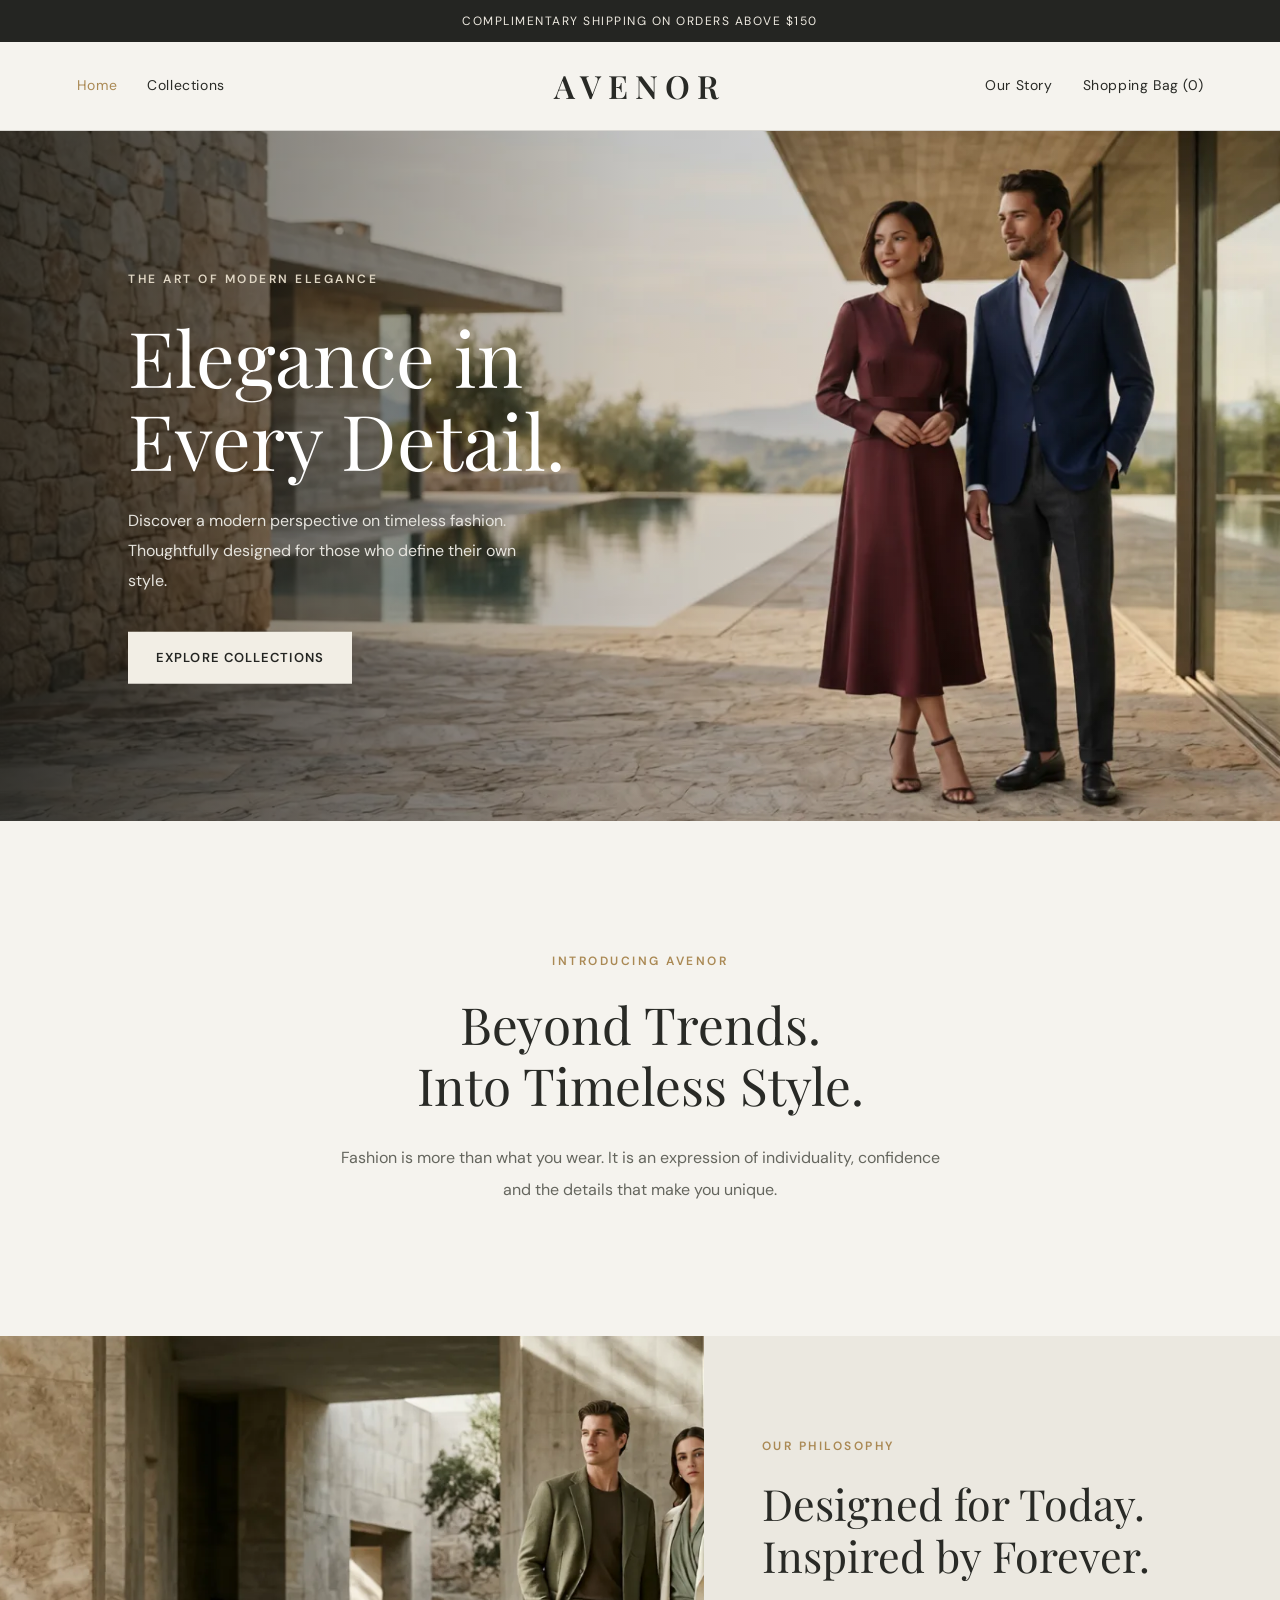
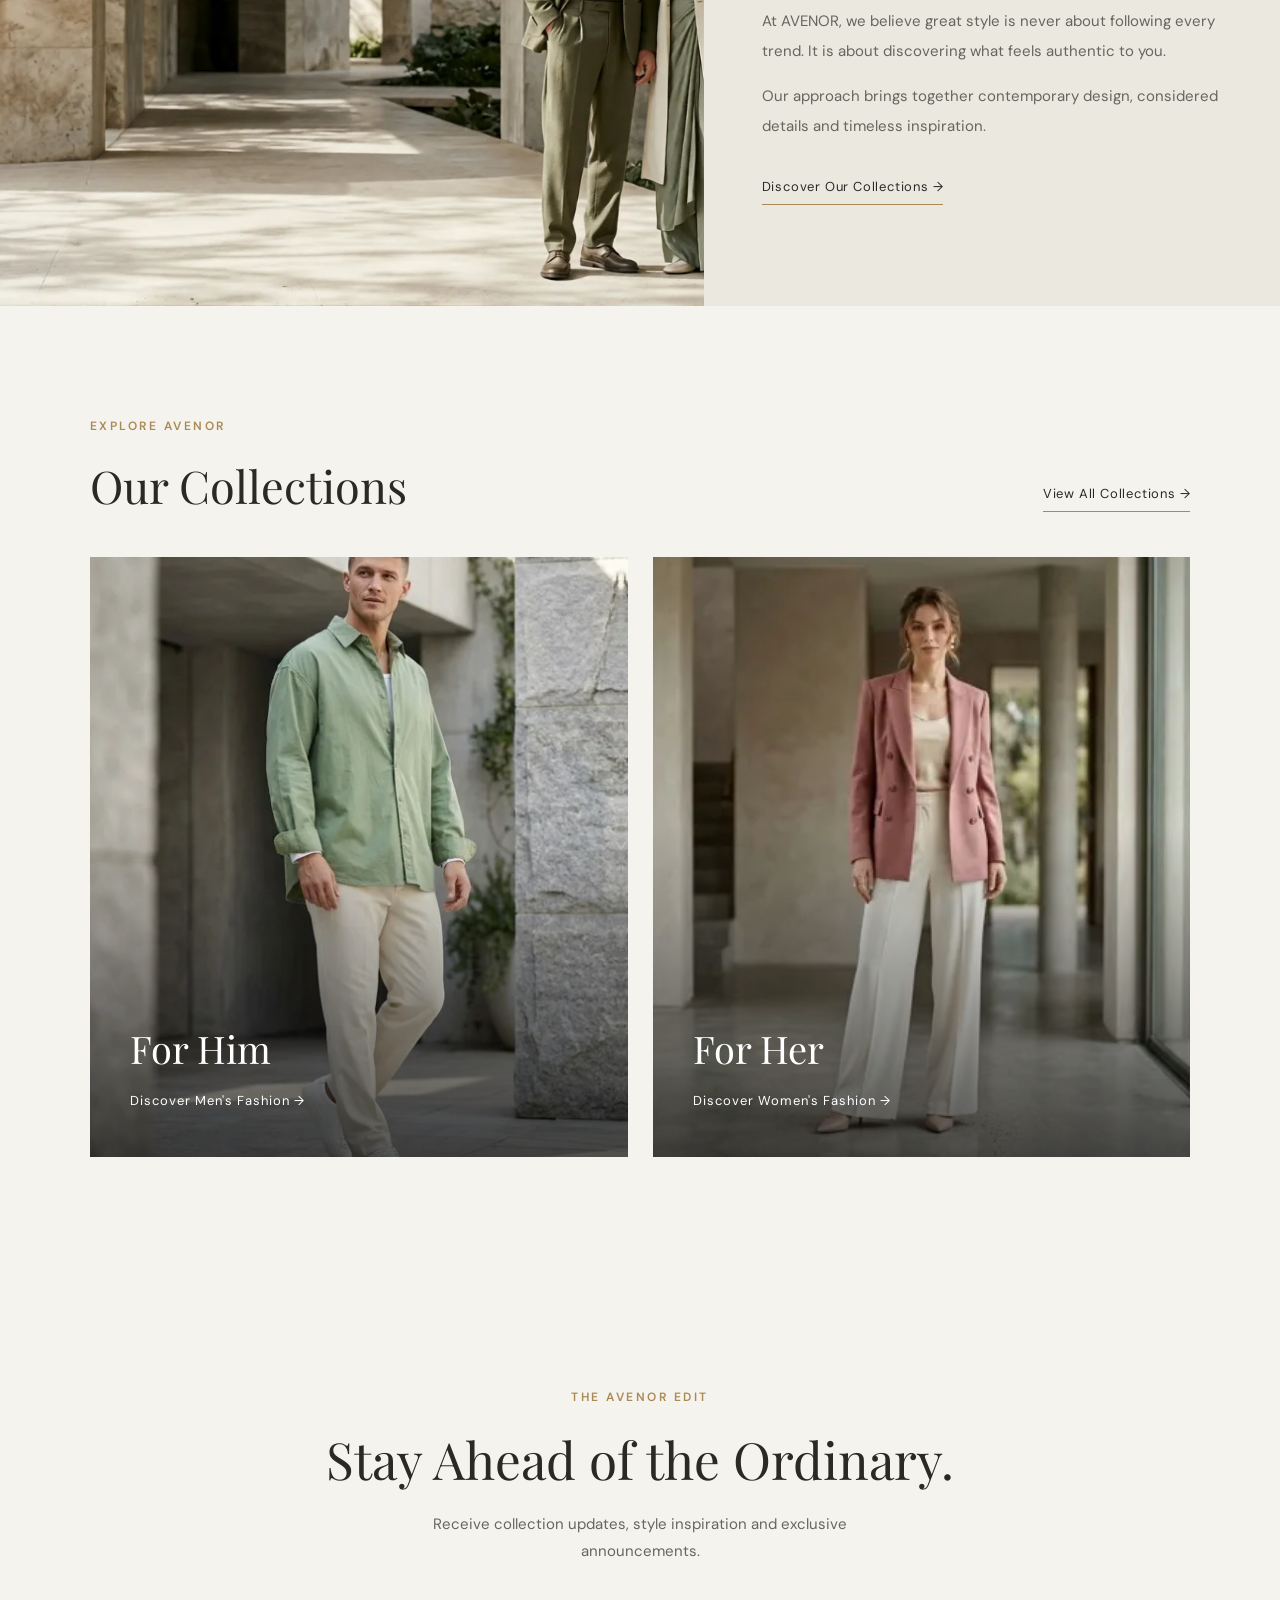
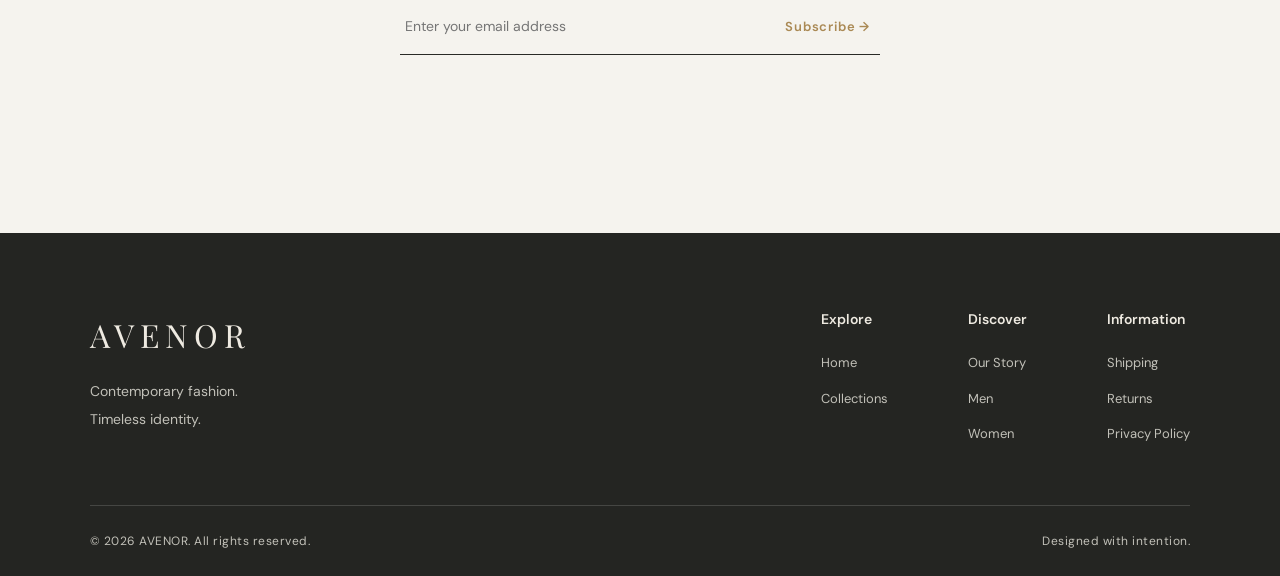
<file: index.html>
<!DOCTYPE html>
<html lang="en">

<head>
    <meta charset="UTF-8">
    <meta name="viewport" content="width=device-width, initial-scale=1.0">

    <link rel="icon" type="image/x-icon" href="assets/icons/favicon.ico">
    <link rel="icon" type="image/png" href="assets/icons/avenor-favicon.png">

    <title>AVENOR | Contemporary Luxury</title>

    <meta name="description" content="Discover AVENOR, where contemporary design meets timeless elegance.">

    <link rel="stylesheet" href="css/style.css">

    <link rel="preconnect" href="https://fonts.googleapis.com">
    <link rel="preconnect" href="https://fonts.gstatic.com" crossorigin>

    <link href="https://fonts.googleapis.com/css2?family=DM+Sans:wght@400;500;600;700&family=Playfair+Display:wght@400;500;600&display=swap" rel="stylesheet">
</head>

<body>

    <!-- ANNOUNCEMENT -->
    <div class="announcement-bar">
        Complimentary shipping on orders above $150
    </div>


    <!-- NAVIGATION -->
    <header class="header">

        <nav class="navbar">

            <div class="nav-left">
                <a href="index.html" class="active">Home</a>
                <a href="collections.html">Collections</a>
            </div>

            <a href="index.html" class="logo">AVENOR</a>

            <div class="nav-right">

                <a href="#our-story">Our Story</a>

                <button class="bag-button" id="cartButton">
                    Shopping Bag (<span id="cartCount">0</span>)
                </button>

            </div>

        </nav>

    </header>


    <main>

        <!-- HERO -->
        <section class="hero-section">

            <img
                src="assets/images/hero-banner.webp"
                alt="AVENOR contemporary luxury fashion campaign"
                class="hero-image"
                loading="eager"
                fetchpriority="high"
            >

            <div class="hero-content">

                <p class="hero-subtitle">THE ART OF MODERN ELEGANCE</p>

                <h1>
                    Elegance in<br>
                    Every Detail.
                </h1>

                <p class="hero-description">
                    Discover a modern perspective on timeless fashion.
                    Thoughtfully designed for those who define their own style.
                </p>

                <a href="collections.html" class="primary-button">
                    Explore Collections
                </a>

            </div>

        </section>


        <!-- BRAND INTRODUCTION -->
        <section class="intro-section">

            <p class="section-label">INTRODUCING AVENOR</p>

            <h2>
                Beyond Trends.<br>
                Into Timeless Style.
            </h2>

            <p>
                Fashion is more than what you wear.
                It is an expression of individuality, confidence
                and the details that make you unique.
            </p>

        </section>


        <!-- BRAND STORY -->
        <section class="brand-section" id="our-story">

            <div class="brand-image">

                <img
                    src="assets/images/brand-story.webp"
                    alt="AVENOR fashion editorial"
                    loading="lazy"
                    decoding="async"
                >

            </div>

            <div class="brand-content">

                <p class="section-label">OUR PHILOSOPHY</p>

                <h2>
                    Designed for Today.<br>
                    Inspired by Forever.
                </h2>

                <p>
                    At AVENOR, we believe great style is never about
                    following every trend. It is about discovering
                    what feels authentic to you.
                </p>

                <p>
                    Our approach brings together contemporary design,
                    considered details and timeless inspiration.
                </p>

                <a href="collections.html" class="text-link">
                    Discover Our Collections →
                </a>

            </div>

        </section>


        <!-- COLLECTION PREVIEW -->
        <section class="home-collections">

            <div class="section-heading">

                <div>
                    <p class="section-label">EXPLORE AVENOR</p>
                    <h2>Our Collections</h2>
                </div>

                <a href="collections.html" class="text-link">
                    View All Collections →
                </a>

            </div>

            <div class="collection-grid">

                <a href="collections.html#men" class="collection-card">

                    <img
                        src="assets/images/men-collection-01.webp"
                        alt="AVENOR men's collection"
                    >

                    <div class="collection-card-content">
                        <h3>For Him</h3>
                        <p>Discover Men's Fashion →</p>
                    </div>

                </a>


                <a href="collections.html#women" class="collection-card">

                    <img
                        src="assets/images/women-collection-01.webp"
                        alt="AVENOR women's collection"
                    >

                    <div class="collection-card-content">
                        <h3>For Her</h3>
                        <p>Discover Women's Fashion →</p>
                    </div>

                </a>

            </div>

        </section>


        <!-- NEWSLETTER -->
        <section class="newsletter-section">

            <p class="section-label">THE AVENOR EDIT</p>

            <h2>Stay Ahead of the Ordinary.</h2>

            <p>
                Receive collection updates, style inspiration
                and exclusive announcements.
            </p>

            <form class="newsletter-form" id="newsletterForm">

                <input
                    type="email"
                    id="newsletterEmail"
                    placeholder="Enter your email address"
                    required
                >

                <button type="submit">Subscribe →</button>

            </form>

            <p id="newsletterMessage"></p>

        </section>

    </main>


    <!-- SHOPPING BAG -->
    <div class="cart-overlay" id="cartOverlay">

        <div class="cart-panel">

            <div class="cart-header">

                <h2>Your Shopping Bag</h2>

                <button id="closeCart" aria-label="Close shopping bag">
                    &times;
                </button>

            </div>


            <div class="cart-items" id="cartItems">

                <p class="empty-cart">
                    Your shopping bag is currently empty.
                </p>

            </div>


            <div class="cart-footer">

                <div class="cart-total">

                    <span>Total</span>
                    <span id="cartTotal">$0</span>

                </div>

                <button class="checkout-button" id="checkoutButton">
                    Send Enquiry
                </button>

                <p class="cart-note">
                    Demonstration shopping bag. No real orders or payments are processed.
                </p>

            </div>

        </div>

    </div>


    <!-- FOOTER -->
    <footer class="footer">

        <div class="footer-top">

            <div class="footer-brand">

                <a href="index.html" class="footer-logo">AVENOR</a>

                <p>
                    Contemporary fashion.<br>
                    Timeless identity.
                </p>

            </div>


            <div class="footer-links">

                <div>
                    <h4>Explore</h4>
                    <a href="index.html">Home</a>
                    <a href="collections.html">Collections</a>
                </div>

                <div>
                    <h4>Discover</h4>
                    <a href="index.html#our-story">Our Story</a>
                    <a href="collections.html#men">Men</a>
                    <a href="collections.html#women">Women</a>
                </div>

                <div>
                    <h4>Information</h4>
                    <a href="#">Shipping</a>
                    <a href="#">Returns</a>
                    <a href="#">Privacy Policy</a>
                </div>

            </div>

        </div>


        <div class="footer-bottom">

            <p>© 2026 AVENOR. All rights reserved.</p>
            <p>Designed with intention.</p>

        </div>

    </footer>


    <script src="js/script.js"></script>

</body>
</html>
</file>
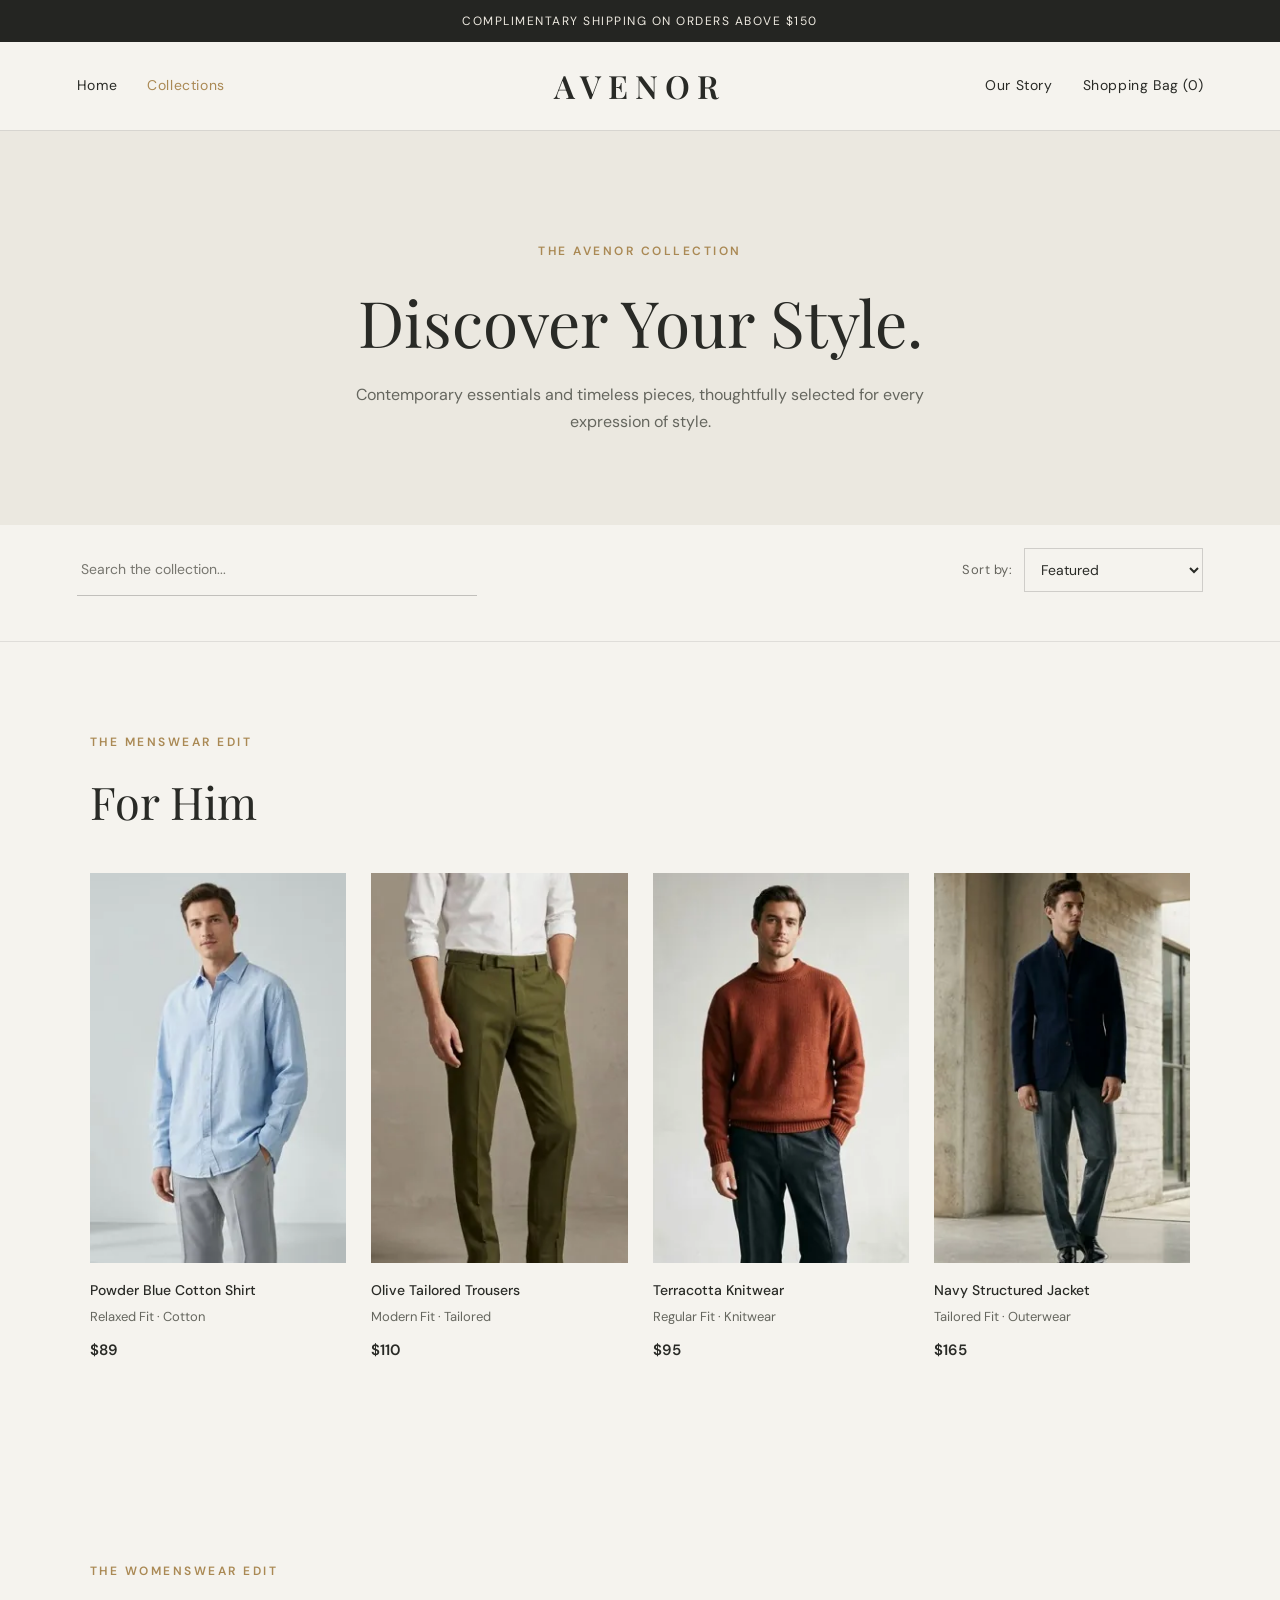
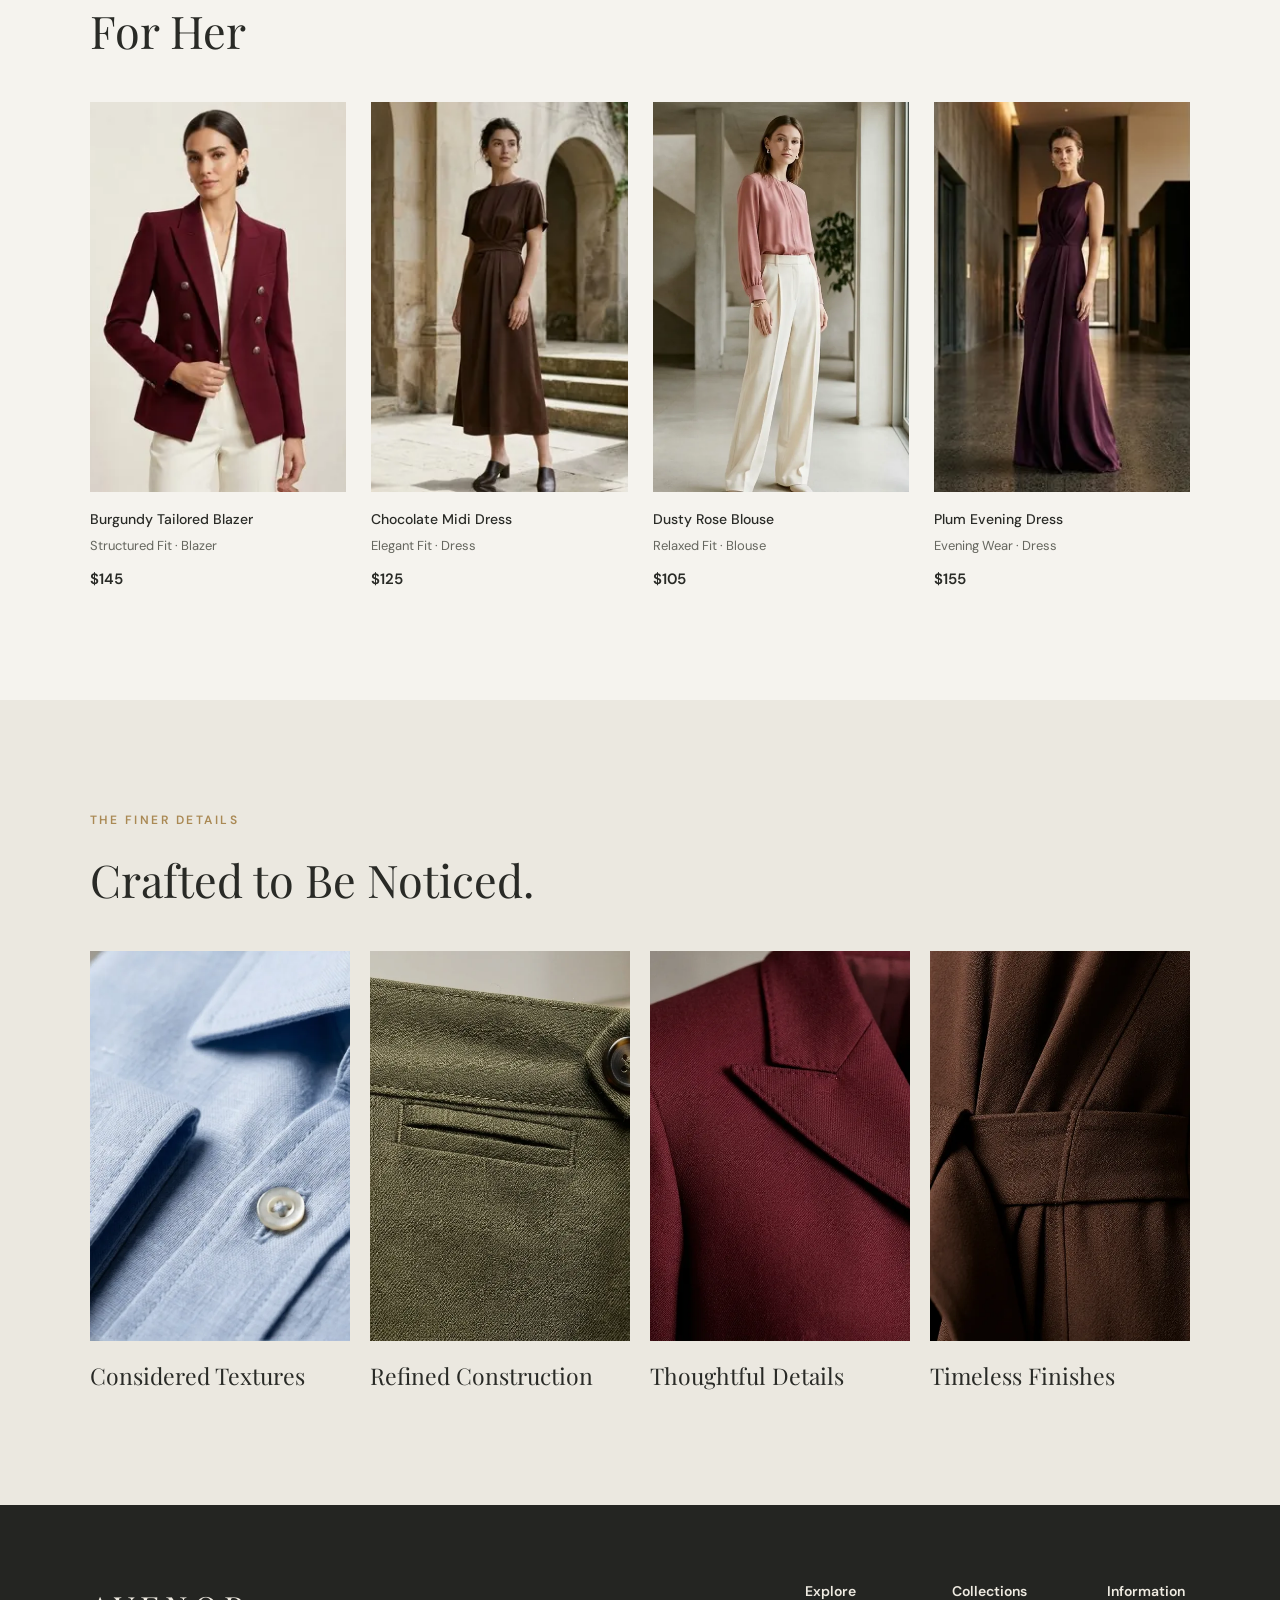
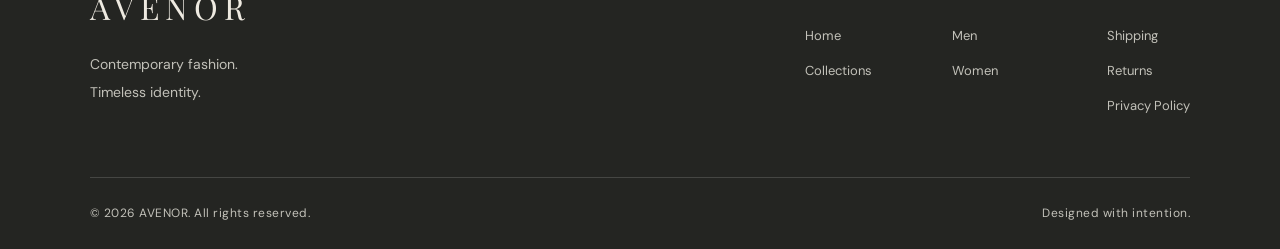
<file: collections.html>
<!DOCTYPE html>
<html lang="en">
<head>
    <meta charset="UTF-8">
    <meta name="viewport" content="width=device-width, initial-scale=1.0">

    <link rel="icon" type="image/x-icon" href="assets/icons/favicon.ico">
    <link rel="icon" type="image/png" href="assets/icons/avenor-favicon.png">

    <title>Collections | AVENOR</title>

    <meta name="description" content="Explore the AVENOR men's and women's contemporary fashion collections.">

    <link rel="stylesheet" href="css/style.css">
    <link rel="preconnect" href="https://fonts.googleapis.com">
    <link rel="preconnect" href="https://fonts.gstatic.com" crossorigin>

    <link href="https://fonts.googleapis.com/css2?family=DM+Sans:wght@400;500;600;700&family=Playfair+Display:wght@400;500;600&display=swap" rel="stylesheet">
</head>

<body>

    <!-- ANNOUNCEMENT -->
    <div class="announcement-bar">
        Complimentary shipping on orders above $150
    </div>

    <!-- NAVIGATION -->
    <header class="header">
        <nav class="navbar">

            <div class="nav-left">
                <a href="index.html">Home</a>
                <a href="collections.html" class="active">Collections</a>
            </div>

            <a href="index.html" class="logo">AVENOR</a>

            <div class="nav-right">
                <a href="index.html#our-story">Our Story</a>

                <button class="bag-button" id="cartButton">
                    Shopping Bag (<span id="cartCount">0</span>)
                </button>
            </div>

        </nav>
    </header>

    <main>

        <!-- PAGE INTRO -->
        <section class="catalogue-intro">

            <p class="section-label">THE AVENOR COLLECTION</p>

            <h1>Discover Your Style.</h1>

            <p>
                Contemporary essentials and timeless pieces,
                thoughtfully selected for every expression of style.
            </p>

        </section>


        <!-- PRODUCT FILTER & SORT -->
        <section class="catalogue-toolbar">

            <div class="catalogue-search">
                <input
                    type="search"
                    id="productSearch"
                    placeholder="Search the collection..."
                    aria-label="Search products"
                >
            </div>

            <div class="catalogue-sort">

                <label for="sortProducts">Sort by:</label>

                <select id="sortProducts">
                    <option value="featured">Featured</option>
                    <option value="price-low">Price: Low to High</option>
                    <option value="price-high">Price: High to Low</option>
                    <option value="name">Name: A to Z</option>
                </select>

            </div>

        </section>


        <!-- MEN -->
        <section class="products-section" id="men">

            <div class="section-heading">
                <div>
                    <p class="section-label">THE MENSWEAR EDIT</p>
                    <h2>For Him</h2>
                </div>
            </div>

            <div class="product-grid">

                <article class="product-card">
                    <div class="product-image-container">
                        <img src="assets/images/product-01.webp" alt="Powder blue cotton shirt" loading="lazy" decoding="async">

                        <button class="add-to-bag"
                            data-name="Powder Blue Cotton Shirt"
                            data-price="89">
                            Add to Bag
                        </button>
                    </div>

                    <div class="product-info">
                        <h3>Powder Blue Cotton Shirt</h3>
                        <p>Relaxed Fit · Cotton</p>
                        <span>$89</span>
                    </div>
                </article>

                <article class="product-card">
                    <div class="product-image-container">
                        <img src="assets/images/product-02.webp" alt="Olive tailored trousers" loading="lazy" decoding="async">

                        <button class="add-to-bag"
                            data-name="Olive Tailored Trousers"
                            data-price="110">
                            Add to Bag
                        </button>
                    </div>

                    <div class="product-info">
                        <h3>Olive Tailored Trousers</h3>
                        <p>Modern Fit · Tailored</p>
                        <span>$110</span>
                    </div>
                </article>

                <article class="product-card">
                    <div class="product-image-container">
                        <img src="assets/images/product-05.webp" alt="Terracotta knitwear" loading="lazy" decoding="async">

                        <button class="add-to-bag"
                            data-name="Terracotta Knitwear"
                            data-price="95">
                            Add to Bag
                        </button>
                    </div>

                    <div class="product-info">
                        <h3>Terracotta Knitwear</h3>
                        <p>Regular Fit · Knitwear</p>
                        <span>$95</span>
                    </div>
                </article>

                <article class="product-card">
                    <div class="product-image-container">
                        <img src="assets/images/product-06.webp" alt="Navy structured jacket" loading="lazy" decoding="async">

                        <button class="add-to-bag"
                            data-name="Navy Structured Jacket"
                            data-price="165">
                            Add to Bag
                        </button>
                    </div>

                    <div class="product-info">
                        <h3>Navy Structured Jacket</h3>
                        <p>Tailored Fit · Outerwear</p>
                        <span>$165</span>
                    </div>
                </article>

            </div>

        </section>

        <!-- WOMEN -->
        <section class="products-section" id="women">

            <div class="section-heading">
                <div>
                    <p class="section-label">THE WOMENSWEAR EDIT</p>
                    <h2>For Her</h2>
                </div>
            </div>

            <div class="product-grid">

                <article class="product-card">
                    <div class="product-image-container">
                        <img src="assets/images/product-03.webp" alt="Burgundy tailored blazer" loading="lazy" decoding="async">

                        <button class="add-to-bag"
                            data-name="Burgundy Tailored Blazer"
                            data-price="145">
                            Add to Bag
                        </button>
                    </div>

                    <div class="product-info">
                        <h3>Burgundy Tailored Blazer</h3>
                        <p>Structured Fit · Blazer</p>
                        <span>$145</span>
                    </div>
                </article>

                <article class="product-card">
                    <div class="product-image-container">
                        <img src="assets/images/product-04.webp" alt="Chocolate midi dress" loading="lazy" decoding="async">

                        <button class="add-to-bag"
                            data-name="Chocolate Midi Dress"
                            data-price="125">
                            Add to Bag
                        </button>
                    </div>

                    <div class="product-info">
                        <h3>Chocolate Midi Dress</h3>
                        <p>Elegant Fit · Dress</p>
                        <span>$125</span>
                    </div>
                </article>

                <article class="product-card">
                    <div class="product-image-container">
                        <img src="assets/images/featured-02.webp" alt="Dusty rose blouse" loading="lazy" decoding="async">

                        <button class="add-to-bag"
                            data-name="Dusty Rose Blouse"
                            data-price="105">
                            Add to Bag
                        </button>
                    </div>

                    <div class="product-info">
                        <h3>Dusty Rose Blouse</h3>
                        <p>Relaxed Fit · Blouse</p>
                        <span>$105</span>
                    </div>
                </article>

                <article class="product-card">
                    <div class="product-image-container">
                        <img src="assets/images/featured-04.webp" alt="Plum evening dress" loading="lazy" decoding="async">

                        <button class="add-to-bag"
                            data-name="Plum Evening Dress"
                            data-price="155">
                            Add to Bag
                        </button>
                    </div>

                    <div class="product-info">
                        <h3>Plum Evening Dress</h3>
                        <p>Evening Wear · Dress</p>
                        <span>$155</span>
                    </div>
                </article>

            </div>

        </section>

        <!-- FEATURED DETAILS -->
        <section class="featured-section">

            <div class="section-heading">
                <div>
                    <p class="section-label">THE FINER DETAILS</p>
                    <h2>Crafted to Be Noticed.</h2>
                </div>
            </div>

            <div class="featured-grid">

                <div class="featured-card">
                    <img src="assets/images/detail-01.webp" alt="Powder blue cotton fabric detail">
                    <h3>Considered Textures</h3>
                </div>

                <div class="featured-card">
                    <img src="assets/images/detail-02.webp" alt="Olive tailored trousers detail">
                    <h3>Refined Construction</h3>
                </div>

                <div class="featured-card">
                    <img src="assets/images/detail-03.webp" alt="Burgundy blazer detail">
                    <h3>Thoughtful Details</h3>
                </div>

                <div class="featured-card">
                    <img src="assets/images/detail-04.webp" alt="Chocolate brown dress detail">
                    <h3>Timeless Finishes</h3>
                </div>

            </div>

        </section>

    </main>

    <!-- SHOPPING BAG -->
    <div class="cart-overlay" id="cartOverlay">

        <div class="cart-panel">

            <div class="cart-header">
                <h2>Your Shopping Bag</h2>
                <button id="closeCart" aria-label="Close shopping bag">&times;</button>
            </div>

            <div class="cart-items" id="cartItems">
                <p class="empty-cart">Your shopping bag is currently empty.</p>
            </div>

            <div class="cart-footer">

                <div class="cart-total">
                    <span>Total</span>
                    <span id="cartTotal">$0</span>
                </div>

                <button class="checkout-button" id="checkoutButton">
                    Send Enquiry
                </button>

                <p class="cart-note">
                    Demonstration shopping bag. No real orders or payments are processed.
                </p>

            </div>

        </div>

    </div>

    <!-- FOOTER -->
    <footer class="footer">

        <div class="footer-top">

            <div class="footer-brand">
                <a href="index.html" class="footer-logo">AVENOR</a>
                <p>Contemporary fashion.<br>Timeless identity.</p>
            </div>

            <div class="footer-links">

                <div>
                    <h4>Explore</h4>
                    <a href="index.html">Home</a>
                    <a href="collections.html">Collections</a>
                </div>

                <div>
                    <h4>Collections</h4>
                    <a href="#men">Men</a>
                    <a href="#women">Women</a>
                </div>

                <div>
                    <h4>Information</h4>
                    <a href="#">Shipping</a>
                    <a href="#">Returns</a>
                    <a href="#">Privacy Policy</a>
                </div>

            </div>

        </div>

        <div class="footer-bottom">
            <p>© 2026 AVENOR. All rights reserved.</p>
            <p>Designed with intention.</p>
        </div>

    </footer>

    <script src="js/script.js"></script>

</body>
</html>
</file>
<file: css/style.css>
/* =========================================
   AVENOR — CONTEMPORARY LUXURY
   Updated Main Stylesheet
========================================= */


/* GOOGLE FONTS */

@import url('https://fonts.googleapis.com/css2?family=DM+Sans:wght@400;500;600;700&family=Playfair+Display:wght@400;500;600&display=swap');


/* GLOBAL */

:root {
    --background: #f5f3ee;
    --surface: #ebe8e0;
    --dark: #242522;
    --dark-soft: #343630;
    --text: #292a26;

    /* Improved readability */
    --muted: #65665e;
    --gold: #aa8954;

    --border: rgba(41, 42, 38, 0.15);

    --heading-font: 'Playfair Display', serif;
    --body-font: 'DM Sans', sans-serif;
}

* {
    margin: 0;
    padding: 0;
    box-sizing: border-box;
}

html {
    scroll-behavior: smooth;
    width: 100%;
    overflow-x: clip;
}

body {
    width: 100%;
    min-height: 100vh;
    overflow-x: clip;
    background: var(--background);
    color: var(--text);
    font-family: var(--body-font);
    font-size: 16px;
    line-height: 1.7;
    overscroll-behavior-y: none;
}

a {
    color: inherit;
    text-decoration: none;
}

button,
input,
select {
    font: inherit;
}

button {
    cursor: pointer;
}

img {
    display: block;
    width: 100%;
    object-fit: cover;
}


/* ANNOUNCEMENT BAR */

.announcement-bar {
    background: var(--dark);
    color: #eeeae1;
    text-align: center;
    padding: 11px 15px;
    font-size: 12px;
    letter-spacing: 1.5px;
    text-transform: uppercase;
}


/* NAVIGATION */

.header {
    width: 100%;
    background: var(--background);
    border-bottom: 1px solid var(--border);
    position: sticky;
    top: 0;
    z-index: 100;
}

.navbar {
    max-width: 1500px;
    margin: auto;
    min-height: 88px;
    padding: 0 6%;
    display: grid;
    grid-template-columns: 1fr auto 1fr;
    align-items: center;
}

.nav-left,
.nav-right {
    display: flex;
    align-items: center;
    gap: 30px;
}

.nav-right {
    justify-content: flex-end;
}

.navbar a,
.bag-button {
    font-size: 14px;
    letter-spacing: 0.6px;
    transition: color 0.3s ease;
}

.navbar a:hover,
.bag-button:hover {
    color: var(--gold);
}

.navbar .active {
    color: var(--gold);
}

.logo {
    font-family: var(--heading-font);
    font-size: 32px !important;
    font-weight: 600;
    letter-spacing: 7px !important;
}

.bag-button {
    border: none;
    background: none;
    color: var(--text);
}


/* HERO SECTION */

.hero-section {
    height: 690px;
    position: relative;
    overflow: hidden;
    background: #383b36;
}

.hero-image {
    display: block;
    width: 100%;
    height: 100%;
    object-fit: cover;
    object-position: center 35%;
}

.hero-section::after {
    content: "";
    position: absolute;
    inset: 0;
    background: linear-gradient(
        90deg,
        rgba(22, 24, 21, 0.72),
        rgba(22, 24, 21, 0.18),
        transparent
    );
}

.hero-content {
    position: absolute;
    z-index: 2;
    top: 50%;
    left: 10%;
    transform: translateY(-50%);
    max-width: 600px;
    color: #fff;
}

.hero-subtitle,
.section-label {
    font-size: 12px;
    letter-spacing: 2.5px;
    font-weight: 600;
    text-transform: uppercase;
}

.hero-subtitle {
    margin-bottom: 25px;
    color: #e0d7c5;
}

.hero-content h1 {
    font-family: var(--heading-font);
    font-size: clamp(55px, 6vw, 88px);
    line-height: 1.08;
    font-weight: 400;
    margin-bottom: 25px;
}

.hero-description {
    max-width: 420px;
    color: #e6e4de;
    font-size: 16px;
    margin-bottom: 35px;
    line-height: 1.9;
}


/* BUTTONS */

.primary-button {
    display: inline-block;
    background: #f2eee5;
    color: var(--dark);
    padding: 15px 28px;
    font-size: 13px;
    letter-spacing: 1.1px;
    font-weight: 600;
    text-transform: uppercase;
    transition: all 0.3s ease;
}

.primary-button:hover {
    background: var(--gold);
    color: #fff;
    transform: translateY(-3px);
}

.text-link {
    display: inline-block;
    font-size: 13px;
    letter-spacing: 0.8px;
    border-bottom: 1px solid var(--gold);
    padding-bottom: 6px;
    transition: color 0.3s ease;
}

.text-link:hover {
    color: var(--gold);
}


/* INTRODUCTION */

.intro-section {
    max-width: 850px;
    margin: auto;
    padding: 130px 25px;
    text-align: center;
}

.section-label {
    color: var(--gold);
    margin-bottom: 22px;
}

.intro-section h2,
.brand-content h2,
.section-heading h2,
.newsletter-section h2,
.catalogue-intro h1 {
    font-family: var(--heading-font);
    font-weight: 400;
    font-size: clamp(38px, 4vw, 54px);
    line-height: 1.2;
}

.intro-section > p:last-child {
    max-width: 600px;
    margin: 25px auto 0;
    font-size: 16px;
    color: var(--muted);
    line-height: 2;
}


/* BRAND STORY */

.brand-section {
    display: grid;
    grid-template-columns: 1.1fr 0.9fr;
    min-height: 570px;
    background: var(--surface);
}

.brand-image {
    min-width: 0;
    overflow: hidden;
}

.brand-image img {
    display: block;
    width: 100%;
    height: 100%;
    min-height: 570px;
    object-fit: cover;
    object-position: center;
    transition: transform 0.8s ease;
}

.brand-image:hover img {
    transform: scale(1.04);
}

.brand-content {
    padding: 90px 10%;
    display: flex;
    flex-direction: column;
    justify-content: center;
    align-items: flex-start;
}

.brand-content h2 {
    font-size: 43px;
    margin-bottom: 25px;
}

.brand-content > p:not(.section-label) {
    font-size: 15px;
    color: var(--muted);
    line-height: 2;
    margin-bottom: 15px;
}

.brand-content .text-link {
    margin-top: 20px;
}


/* COLLECTION PREVIEW */

.home-collections,
.collection-section,
.products-section,
.featured-section {
    padding: 110px 7%;
}

.section-heading {
    display: flex;
    justify-content: space-between;
    align-items: flex-end;
    margin-bottom: 45px;
    gap: 20px;
}

.section-heading h2 {
    font-size: 45px;
}

.collection-grid {
    display: grid;
    grid-template-columns: repeat(2, 1fr);
    gap: 25px;
}

.collection-card {
    position: relative;
    height: 600px;
    min-width: 0;
    overflow: hidden;
    background: var(--surface);
}

.collection-card img {
    display: block;
    width: 100%;
    height: 100%;
    object-fit: cover;
    object-position: center;
    transition: transform 0.8s ease;
}

.collection-card:hover img {
    transform: scale(1.05);
}

.collection-card::after {
    content: "";
    position: absolute;
    inset: 45% 0 0;
    background: linear-gradient(
        transparent,
        rgba(0, 0, 0, 0.65)
    );
}

.collection-card-content {
    position: absolute;
    bottom: 45px;
    left: 40px;
    color: white;
    z-index: 2;
}

.collection-card-content h3 {
    font-family: var(--heading-font);
    font-size: 38px;
    font-weight: 400;
}

.collection-card-content p {
    font-size: 13px;
    margin-top: 8px;
    letter-spacing: 1px;
}


/* CATALOGUE INTRO */

.catalogue-intro {
    text-align: center;
    padding: 110px 20px 90px;
    background: var(--surface);
}

.catalogue-intro h1 {
    font-size: clamp(45px, 5vw, 65px);
}

.catalogue-intro > p:last-child {
    color: var(--muted);
    font-size: 16px;
    max-width: 600px;
    margin: 20px auto 0;
}


/* PRODUCT GRID */

.products-section {
    padding-top: 90px;
    padding-bottom: 90px;
}

.product-grid {
    display: grid;
    grid-template-columns: repeat(4, 1fr);
    gap: 25px;
}

.product-card {
    min-width: 0;
}

.product-image-container {
    position: relative;
    height: 390px;
    overflow: hidden;
    background: var(--surface);
}

.product-image-container img {
    height: 100%;
    transition: transform 0.7s ease;
}

.product-card:hover .product-image-container img {
    transform: scale(1.05);
}

.add-to-bag {
    position: absolute;
    bottom: 15px;
    left: 15px;
    right: 15px;
    width: calc(100% - 30px);
    border: none;
    padding: 13px;
    background: rgba(245, 243, 238, 0.97);
    color: var(--dark);
    font-size: 13px;
    font-weight: 600;
    letter-spacing: 0.8px;
    opacity: 0;
    transform: translateY(10px);
    transition: all 0.3s ease;
}

.product-card:hover .add-to-bag {
    opacity: 1;
    transform: translateY(0);
}

.product-info {
    padding: 17px 0;
}

.product-info h3 {
    font-size: 14px;
    font-weight: 500;
    line-height: 1.5;
}

.product-info p {
    font-size: 13px;
    color: var(--muted);
    margin-top: 5px;
}

.product-info span {
    display: block;
    margin-top: 10px;
    font-size: 15px;
    font-weight: 600;
}


/* FEATURED COLLECTION */

.featured-section {
    background: var(--surface);
}

.featured-grid {
    display: grid;
    grid-template-columns: repeat(4, 1fr);
    gap: 20px;
}

.featured-card {
    overflow: hidden;
}

.featured-card img {
    height: 390px;
    transition: transform 0.7s ease;
}

.featured-card:hover img {
    transform: scale(1.04);
}

.featured-card h3 {
    font-family: var(--heading-font);
    font-size: 23px;
    font-weight: 400;
    margin-top: 15px;
}


/* NEWSLETTER */

.newsletter-section {
    padding: 120px 20px;
    text-align: center;
}

.newsletter-section > p:not(.section-label) {
    color: var(--muted);
    font-size: 15px;
    max-width: 500px;
    margin: 20px auto;
    line-height: 1.8;
}

.newsletter-form {
    display: flex;
    max-width: 480px;
    margin: 35px auto 0;
    border-bottom: 1px solid var(--text);
}

.newsletter-form input {
    flex: 1;
    min-width: 0;
    padding: 15px 5px;
    border: none;
    outline: none;
    background: transparent;
    font-size: 14px;
}

.newsletter-form button {
    border: none;
    background: transparent;
    color: var(--gold);
    font-size: 13px;
    font-weight: 600;
    letter-spacing: 0.8px;
    padding: 0 10px;
}


/* NEWSLETTER MESSAGE */

#newsletterMessage {
    margin-top: 18px;
    font-size: 14px;
    letter-spacing: 0.3px;
    color: var(--text);
    transition: opacity 0.3s ease;
    min-height: 20px;
}


/* FOOTER */

.footer {
    background: var(--dark);
    color: #eeeae1;
    padding: 75px 7% 25px;
}

.footer-top {
    display: flex;
    justify-content: space-between;
    gap: 50px;
    padding-bottom: 60px;
}

.footer-logo {
    font-family: var(--heading-font);
    font-size: 32px;
    letter-spacing: 6px;
}

.footer-brand p {
    color: #c2c1b9;
    font-size: 14px;
    margin-top: 15px;
    line-height: 2;
}

.footer-links {
    display: flex;
    gap: 80px;
}

.footer-links div {
    display: flex;
    flex-direction: column;
    gap: 13px;
}

.footer-links h4 {
    font-size: 14px;
    font-weight: 600;
    margin-bottom: 8px;
}

.footer-links a {
    color: #c2c1b9;
    font-size: 13px;
    transition: color 0.3s ease;
}

.footer-links a:hover {
    color: #e4c58f;
}

.footer-bottom {
    border-top: 1px solid rgba(255, 255, 255, 0.15);
    padding-top: 25px;
    display: flex;
    justify-content: space-between;
    color: #c2c1b9;
    font-size: 12px;
    letter-spacing: 0.5px;
}


/* SHOPPING BAG */

.cart-overlay {
    position: fixed;
    inset: 0;
    z-index: 200;
    background: rgba(0, 0, 0, 0.45);
    opacity: 0;
    visibility: hidden;
    transition: 0.3s ease;
}

.cart-overlay.active {
    opacity: 1;
    visibility: visible;
}

.cart-panel {
    position: absolute;
    right: 0;
    top: 0;
    width: min(430px, 100%);
    height: 100%;
    background: var(--background);
    padding: 30px;
    display: flex;
    flex-direction: column;
    transform: translateX(100%);
    transition: transform 0.35s ease;
}

.cart-overlay.active .cart-panel {
    transform: translateX(0);
}

.cart-header {
    display: flex;
    justify-content: space-between;
    align-items: center;
    padding-bottom: 25px;
    border-bottom: 1px solid var(--border);
}

.cart-header h2 {
    font-family: var(--heading-font);
    font-size: 28px;
    font-weight: 400;
}

.cart-header button {
    border: none;
    background: none;
    font-size: 30px;
}

.cart-items {
    flex: 1;
    overflow-y: auto;
    padding: 25px 0;
}

.empty-cart {
    color: var(--muted);
    font-size: 15px;
    text-align: center;
    margin-top: 50px;
}

.cart-footer {
    border-top: 1px solid var(--border);
    padding-top: 25px;
}

.cart-total {
    display: flex;
    justify-content: space-between;
    margin-bottom: 20px;
    font-size: 15px;
    font-weight: 600;
}

.checkout-button {
    width: 100%;
    padding: 15px;
    border: none;
    background: var(--dark);
    color: white;
    font-size: 13px;
    font-weight: 600;
    letter-spacing: 0.8px;
}

.cart-note {
    color: var(--muted);
    font-size: 13px;
    text-align: center;
    margin-top: 15px;
}


/* CART CONTROLS */

.cart-item-controls {
    display: flex;
    align-items: center;
    gap: 12px;
}

.quantity-btn {
    width: 30px;
    height: 30px;
    display: flex;
    align-items: center;
    justify-content: center;
    border: 1px solid rgba(170, 137, 84, 0.35);
    border-radius: 50%;
    background: transparent;
    color: var(--text);
    font-size: 17px;
    font-family: inherit;
    cursor: pointer;
    transition: all 0.3s ease;
}

.quantity-btn:hover {
    background: var(--text);
    color: var(--background);
    border-color: var(--text);
}

.cart-item-controls span {
    min-width: 14px;
    text-align: center;
    font-size: 14px;
    color: var(--text);
}

.remove-item {
    border: none;
    background: transparent;
    color: #77766f;
    font-family: inherit;
    font-size: 13px;
    letter-spacing: 0.5px;
    cursor: pointer;
    transition: color 0.3s ease;
}

.remove-item:hover {
    color: var(--gold);
}


/* CATALOGUE TOOLBAR */

.catalogue-toolbar {
    max-width: 1400px;
    margin: 0 auto;
    padding: 20px 6% 45px;
    display: flex;
    justify-content: space-between;
    align-items: center;
    gap: 25px;
    border-bottom: 1px solid rgba(36, 37, 34, 0.10);
}

/* SEARCH */

.catalogue-search {
    flex: 1;
    max-width: 400px;
}

.catalogue-search input {
    width: 100%;
    padding: 13px 4px;
    border: none;
    border-bottom: 1px solid rgba(36, 37, 34, 0.25);
    background: transparent;
    color: var(--text);
    font-family: var(--body-font);
    font-size: 14px;
    outline: none;
    transition: border-color 0.3s ease;
}

.catalogue-search input:focus {
    border-color: var(--gold);
}

.catalogue-search input::placeholder {
    color: #77766f;
}

/* SORT */

.catalogue-sort {
    display: flex;
    align-items: center;
    gap: 12px;
}

.catalogue-sort label {
    color: #65645d;
    font-size: 13px;
    letter-spacing: 0.5px;
}

.catalogue-sort select {
    padding: 11px 30px 11px 12px;
    border: 1px solid rgba(36, 37, 34, 0.18);
    border-radius: 0;
    background-color: transparent;
    color: var(--text);
    font-family: var(--body-font);
    font-size: 14px;
    cursor: pointer;
    outline: none;
    transition: border-color 0.3s ease;
}

.catalogue-sort select:focus,
.catalogue-sort select:hover {
    border-color: var(--gold);
}

.catalogue-sort select option {
    background: var(--background);
    color: var(--text);
}


/* =========================================
   RESPONSIVE DESIGN
========================================= */


/* TABLET */

@media (max-width: 1000px) {

    .product-grid,
    .featured-grid {
        grid-template-columns: repeat(2, 1fr);
    }

    .product-image-container,
    .featured-card img {
        height: 420px;
    }

    .brand-section {
        grid-template-columns: 1fr 1fr;
    }

    .brand-image img {
        min-height: 480px;
    }

    .footer-links {
        gap: 35px;
    }

    .hero-section {
        height: 600px;
    }

    .collection-card {
        height: 500px;
    }

}


/* MOBILE */

@media (max-width: 700px) {

    .announcement-bar {
        font-size: 11px;
    }

    .navbar {
        min-height: 75px;
        padding: 0 5%;
        grid-template-columns: 1fr auto;
    }

    .nav-left {
        display: none;
    }

    .logo {
        font-size: 25px !important;
        letter-spacing: 4px !important;
    }

    .nav-right {
        gap: 12px;
    }

    .nav-right > a {
        display: none;
    }

    .navbar a,
    .bag-button {
        font-size: 13px;
    }

    .hero-section {
        height: 570px;
    }

    .hero-image {
        object-position: 75% center;
    }

    .hero-content {
        left: 7%;
        right: 7%;
        max-width: 500px;
    }

    .hero-content h1 {
        font-size: clamp(42px, 11vw, 55px);
    }

    .hero-description {
        font-size: 15px;
    }

    .intro-section {
        padding: 85px 25px;
    }

    .intro-section > p:last-child {
        font-size: 15px;
    }

    .brand-section {
        grid-template-columns: 1fr;
    }

    .brand-image img {
        min-height: 350px;
        height: 350px;
        object-position: 75% center;
    }

    .brand-content {
        padding: 65px 8%;
    }

    .brand-content > p:not(.section-label) {
        font-size: 15px;
    }

    .home-collections,
    .collection-section,
    .products-section,
    .featured-section {
        padding: 75px 5%;
    }

    .section-heading {
        align-items: flex-start;
        flex-direction: column;
    }

    .section-heading h2 {
        font-size: 37px;
    }

    .collection-grid {
        grid-template-columns: 1fr;
    }

    .collection-card {
        height: 470px;
    }

    .collection-card-content {
        left: 25px;
        bottom: 35px;
    }

    .collection-card-content p {
        font-size: 13px;
    }

    .product-grid,
    .featured-grid {
        grid-template-columns: repeat(2, 1fr);
        gap: 15px;
    }

    .product-image-container,
    .featured-card img {
        height: 260px;
    }

    .add-to-bag {
        opacity: 1;
        transform: none;
        bottom: 8px;
        left: 8px;
        width: calc(100% - 16px);
        padding: 10px 5px;
        font-size: 11px;
    }

    .product-info h3 {
        font-size: 13px;
    }

    .product-info p {
        font-size: 12px;
    }

    .product-info span {
        font-size: 14px;
    }

    .featured-card h3 {
        font-size: 18px;
    }

    .catalogue-intro {
        padding: 80px 20px;
    }

    .catalogue-intro > p:last-child {
        font-size: 15px;
    }

    .newsletter-section {
        padding: 85px 20px;
    }

    .newsletter-section > p:not(.section-label) {
        font-size: 15px;
    }

    .footer-top {
        flex-direction: column;
    }

    .footer-links {
        justify-content: space-between;
        gap: 15px;
    }

    .footer-links a {
        font-size: 12px;
    }

    .footer-bottom {
        flex-direction: column;
        gap: 10px;
        font-size: 12px;
    }

}


/* CATALOGUE TOOLBAR MOBILE */

@media (max-width: 600px) {

    .catalogue-toolbar {
        flex-direction: column;
        align-items: stretch;
        gap: 22px;
        padding: 20px 6% 30px;
    }

    .catalogue-search {
        max-width: 100%;
    }

    .catalogue-sort {
        justify-content: space-between;
    }

}


/* SMALL MOBILE */

@media (max-width: 380px) {

    .product-grid,
    .featured-grid {
        grid-template-columns: 1fr;
    }

    .product-image-container,
    .featured-card img {
        height: 390px;
    }

    .hero-section {
        height: 540px;
    }

    .hero-content h1 {
        font-size: 42px;
    }

    .collection-card {
        height: 400px;
    }

}


/* TABLET — BRAND STORY */

@media (min-width: 701px) and (max-width: 800px) {

    .brand-section {
        grid-template-columns: 1fr;
    }

    .brand-image img {
        height: 420px;
        min-height: 420px;
    }

    .brand-content {
        padding: 75px 8%;
    }

}
</file>
